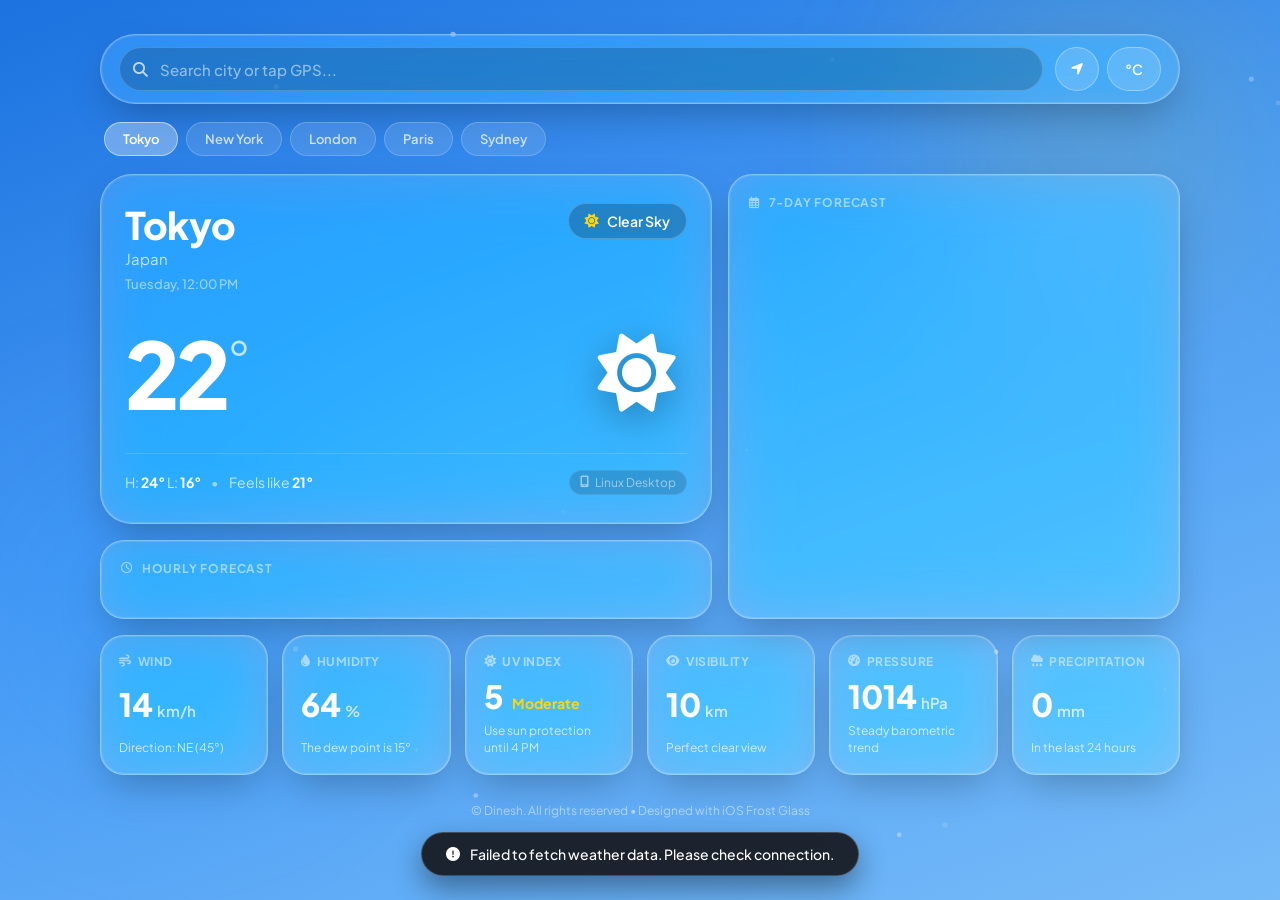
<file: aura-weather.html>
<!DOCTYPE html>
<html lang="en">
<head>
  <meta charset="UTF-8" />
  <meta name="viewport" content="width=device-width, initial-scale=1.0" />
  <title>AuraWeather | iOS Glass Experience</title>
  
  <!-- Font Awesome Icons & Google Fonts -->
  <link rel="stylesheet" href="https://cdnjs.cloudflare.com/ajax/libs/font-awesome/6.4.0/css/all.min.css" />
  <link rel="preconnect" href="https://fonts.googleapis.com" />
  <link rel="preconnect" href="https://fonts.gstatic.com" crossorigin />
  <link href="https://fonts.googleapis.com/css2?family=Plus+Jakarta+Sans:wght@300;400;500;600;700;800&display=swap" rel="stylesheet" />

  <!-- External Stylesheet -->
  <link rel="stylesheet" href="aura-weather.css" />
</head>
<body class="theme-day">

  <!-- Ambient Dynamic Sky Background -->
  <div class="sky-background" id="skyBg"></div>
  <canvas id="weatherCanvas"></canvas>
  <div class="ambient-glow glow-1"></div>
  <div class="ambient-glow glow-2"></div>

  <!-- Main Container -->
  <div class="app-wrapper">
    
    <!-- Top Bar: Search, Quick Cities & Geolocation -->
    <header class="glass-bar nav-bar">
      <div class="search-container">
        <i class="fa-solid fa-magnifying-glass search-icon"></i>
        <input type="text" id="cityInput" placeholder="Search city or tap GPS..." autocomplete="off" />
        <button id="clearSearchBtn" class="clear-btn" title="Clear search"><i class="fa-solid fa-xmark"></i></button>
        <div id="searchDropdown" class="search-dropdown hidden"></div>
      </div>

      <div class="action-buttons">
        <button id="gpsBtn" class="glass-btn icon-btn" title="Current Location">
          <i class="fa-solid fa-location-arrow"></i>
        </button>
        <button id="unitToggleBtn" class="glass-btn unit-btn" title="Toggle °C / °F">
          <span id="unitText">°C</span>
        </button>
      </div>
    </header>

    <!-- Popular Quick Pills -->
    <div class="quick-chips">
      <button class="chip active" data-city="Tokyo">Tokyo</button>
      <button class="chip" data-city="New York">New York</button>
      <button class="chip" data-city="London">London</button>
      <button class="chip" data-city="Paris">Paris</button>
      <button class="chip" data-city="Sydney">Sydney</button>
    </div>

    <!-- Main Content Layout -->
    <main class="weather-content" id="weatherContent">
      
      <!-- Primary Weather Card -->
      <section class="glass-card hero-card">
        <div class="hero-top">
          <div class="location-details">
            <h1 id="cityName">Tokyo</h1>
            <p id="countryName" class="country-sub">Japan</p>
            <span id="currentTime" class="time-badge">Tuesday, 12:00 PM</span>
          </div>
          <div class="condition-badge" id="conditionPill">
            <i class="fa-solid fa-sun" id="badgeIcon"></i>
            <span id="conditionSummary">Clear Sky</span>
          </div>
        </div>

        <div class="hero-center">
          <div class="temp-huge-wrapper">
            <span id="mainTemp" class="temp-huge">22</span>
            <span class="degree-mark">°</span>
          </div>
          <div class="hero-icon-box">
            <i class="fa-solid fa-sun weather-hero-icon" id="mainWeatherIcon"></i>
          </div>
        </div>

        <div class="hero-bottom">
          <div class="hl-temp">
            <span>H: <strong id="highTemp">24°</strong></span>
            <span>L: <strong id="lowTemp">16°</strong></span>
            <span class="divider">•</span>
            <span>Feels like <strong id="feelsLike">21°</strong></span>
          </div>
          <div class="device-badge" id="deviceBadge">
            <i class="fa-solid fa-mobile-screen"></i>
            <span id="deviceText">Adaptive Glass Mode</span>
          </div>
        </div>
      </section>

      <!-- Hourly Forecast Row -->
      <section class="glass-card hourly-card">
        <div class="card-header">
          <i class="fa-regular fa-clock"></i>
          <span>HOURLY FORECAST</span>
        </div>
        <div class="hourly-track" id="hourlyTrack">
          <!-- Populated by JS -->
        </div>
      </section>

      <!-- Secondary Info Grid -->
      <div class="metrics-grid">
        
        <!-- Wind -->
        <div class="glass-card metric-card">
          <div class="metric-head">
            <i class="fa-solid fa-wind"></i>
            <span>WIND</span>
          </div>
          <div class="metric-body">
            <span class="metric-val" id="windVal">14</span>
            <span class="metric-unit" id="windUnit">km/h</span>
          </div>
          <p class="metric-sub" id="windDirText">Direction: NE (45°)</p>
        </div>

        <!-- Humidity -->
        <div class="glass-card metric-card">
          <div class="metric-head">
            <i class="fa-solid fa-droplet"></i>
            <span>HUMIDITY</span>
          </div>
          <div class="metric-body">
            <span class="metric-val" id="humidityVal">64</span>
            <span class="metric-unit">%</span>
          </div>
          <p class="metric-sub" id="dewPointText">The dew point is 15°</p>
        </div>

        <!-- UV Index -->
        <div class="glass-card metric-card">
          <div class="metric-head">
            <i class="fa-solid fa-sun"></i>
            <span>UV INDEX</span>
          </div>
          <div class="metric-body">
            <span class="metric-val" id="uvVal">5</span>
            <span class="metric-level" id="uvLevel">Moderate</span>
          </div>
          <p class="metric-sub">Use sun protection until 4 PM</p>
        </div>

        <!-- Visibility -->
        <div class="glass-card metric-card">
          <div class="metric-head">
            <i class="fa-solid fa-eye"></i>
            <span>VISIBILITY</span>
          </div>
          <div class="metric-body">
            <span class="metric-val" id="visVal">10</span>
            <span class="metric-unit" id="visUnit">km</span>
          </div>
          <p class="metric-sub" id="visQuality">Perfect clear view</p>
        </div>

        <!-- Air Pressure -->
        <div class="glass-card metric-card">
          <div class="metric-head">
            <i class="fa-solid fa-gauge-high"></i>
            <span>PRESSURE</span>
          </div>
          <div class="metric-body">
            <span class="metric-val" id="pressureVal">1014</span>
            <span class="metric-unit">hPa</span>
          </div>
          <p class="metric-sub">Steady barometric trend</p>
        </div>

        <!-- Precipitation / Rain -->
        <div class="glass-card metric-card">
          <div class="metric-head">
            <i class="fa-solid fa-cloud-rain"></i>
            <span>PRECIPITATION</span>
          </div>
          <div class="metric-body">
            <span class="metric-val" id="precipVal">0</span>
            <span class="metric-unit">mm</span>
          </div>
          <p class="metric-sub">In the last 24 hours</p>
        </div>

      </div>

      <!-- 7-Day Weekly Forecast -->
      <section class="glass-card daily-card">
        <div class="card-header">
          <i class="fa-regular fa-calendar-days"></i>
          <span>7-DAY FORECAST</span>
        </div>
        <div class="daily-list" id="dailyList">
          <!-- Populated by JS -->
        </div>
      </section>

    </main>

    <!-- Error/Notice Toast -->
    <div id="toast" class="glass-toast hidden">
      <i class="fa-solid fa-circle-exclamation"></i>
      <span id="toastMsg">Location not found</span>
    </div>

    <!-- Footer -->
    <footer class="glass-footer">
      <p>&copy; Dinesh. All rights reserved • Designed with iOS Frost Glass</p>
    </footer>

  </div>

  <!-- External Script -->
  <script src="aura-weather.js"></script>
</body>
</html>
</file>
<file: aura-weather.css>
/* ==========================================================
   AuraWeather - iOS Glassmorphism Engine & Adaptive Responsive
   ========================================================== */

:root {
  --font-family: 'Plus Jakarta Sans', -apple-system, BlinkMacSystemFont, "Segoe UI", Roboto, sans-serif;
  --glass-bg: rgba(255, 255, 255, 0.16);
  --glass-border: rgba(255, 255, 255, 0.32);
  --glass-shadow: 0 16px 40px -10px rgba(0, 0, 0, 0.28), 0 0 1px 1px rgba(255, 255, 255, 0.15) inset;
  --glass-blur: blur(28px) saturate(180%);
  --text-pure: #ffffff;
  --text-dim: rgba(255, 255, 255, 0.72);
  --text-muted: rgba(255, 255, 255, 0.52);
  --accent-blue: #0a84ff;
  --accent-amber: #ffd60a;
  --pill-bg: rgba(0, 0, 0, 0.22);
  --trans-smooth: all 0.4s cubic-bezier(0.16, 1, 0.3, 1);
  --radius-xl: 32px;
  --radius-lg: 24px;
  --radius-md: 16px;
  --radius-sm: 10px;
}

/* Reset & Basics */
* {
  margin: 0;
  padding: 0;
  box-sizing: border-box;
  -webkit-tap-highlight-color: transparent;
  font-family: var(--font-family);
  user-select: none;
}

body {
  min-height: 100vh;
  color: var(--text-pure);
  background-color: #0c1527;
  overflow-x: hidden;
  position: relative;
  display: flex;
  justify-content: center;
  align-items: flex-start;
  padding: 16px 12px 40px;
}

/* Sky Atmospheric Color Palettes */
body.theme-day {
  background: linear-gradient(160deg, #1c72df 0%, #479bf5 45%, #76bbf8 100%);
}
body.theme-night {
  background: linear-gradient(165deg, #090e1f 0%, #111d38 50%, #1e2640 100%);
}
body.theme-sunset {
  background: linear-gradient(155deg, #2b1055 0%, #75225b 45%, #b94444 80%, #d87635 100%);
}
body.theme-rain {
  background: linear-gradient(165deg, #1f2937 0%, #374151 55%, #1e293b 100%);
}
body.theme-snow {
  background: linear-gradient(165deg, #334155 0%, #64748b 60%, #94a3b8 100%);
}

/* Interactive Canvas & Glow Orbs */
#weatherCanvas {
  position: fixed;
  top: 0;
  left: 0;
  width: 100vw;
  height: 100vh;
  pointer-events: none;
  z-index: 1;
}

.ambient-glow {
  position: fixed;
  width: 480px;
  height: 480px;
  border-radius: 50%;
  filter: blur(90px);
  opacity: 0.45;
  pointer-events: none;
  z-index: 0;
  animation: floatOrb 18s ease-in-out infinite alternate;
}

.glow-1 {
  background: radial-gradient(circle, rgba(255, 214, 10, 0.4), transparent 70%);
  top: -100px;
  right: -50px;
}

.glow-2 {
  background: radial-gradient(circle, rgba(10, 132, 255, 0.45), transparent 70%);
  bottom: 50px;
  left: -80px;
  animation-duration: 22s;
  animation-delay: -5s;
}

@keyframes floatOrb {
  0% { transform: translate(0, 0) scale(1); }
  50% { transform: translate(40px, 60px) scale(1.15); }
  100% { transform: translate(-30px, 30px) scale(0.9); }
}

/* App Wrapper */
.app-wrapper {
  position: relative;
  z-index: 2;
  width: 100%;
  max-width: 980px;
  display: flex;
  flex-direction: column;
  gap: 16px;
}

/* Apple Glass Universal Card */
.glass-card {
  background: var(--glass-bg);
  backdrop-filter: var(--glass-blur);
  -webkit-backdrop-filter: var(--glass-blur);
  border: 1px solid var(--glass-border);
  box-shadow: var(--glass-shadow);
  border-radius: var(--radius-lg);
  padding: 20px;
  transition: var(--trans-smooth);
}

.glass-card:hover {
  border-color: rgba(255, 255, 255, 0.45);
  box-shadow: 0 20px 48px -12px rgba(0, 0, 0, 0.35), 0 0 1px 1px rgba(255, 255, 255, 0.25) inset;
}

/* Header & Search Bar */
.nav-bar {
  display: flex;
  align-items: center;
  justify-content: space-between;
  gap: 12px;
  padding: 12px 18px;
  border-radius: 999px;
  background: rgba(255, 255, 255, 0.14);
  backdrop-filter: var(--glass-blur);
  -webkit-backdrop-filter: var(--glass-blur);
  border: 1px solid var(--glass-border);
  box-shadow: var(--glass-shadow);
  position: relative;
}

.search-container {
  flex: 1;
  position: relative;
  display: flex;
  align-items: center;
}

.search-icon {
  position: absolute;
  left: 14px;
  font-size: 15px;
  color: var(--text-dim);
  pointer-events: none;
}

.search-container input {
  width: 100%;
  height: 44px;
  border-radius: 999px;
  background: rgba(0, 0, 0, 0.18);
  border: 1px solid rgba(255, 255, 255, 0.18);
  padding: 0 42px 0 40px;
  color: var(--text-pure);
  font-size: 15px;
  font-weight: 500;
  outline: none;
  transition: var(--trans-smooth);
}

.search-container input:focus {
  background: rgba(0, 0, 0, 0.28);
  border-color: rgba(255, 255, 255, 0.5);
  box-shadow: 0 0 0 3px rgba(255, 255, 255, 0.18);
}

.search-container input::placeholder {
  color: var(--text-muted);
}

.clear-btn {
  position: absolute;
  right: 12px;
  background: transparent;
  border: none;
  color: var(--text-muted);
  cursor: pointer;
  display: none;
  font-size: 14px;
  padding: 4px;
}

.clear-btn:hover {
  color: var(--text-pure);
}

/* Action Buttons */
.action-buttons {
  display: flex;
  gap: 8px;
}

.glass-btn {
  height: 44px;
  border-radius: 999px;
  border: 1px solid var(--glass-border);
  background: rgba(255, 255, 255, 0.15);
  color: var(--text-pure);
  display: flex;
  align-items: center;
  justify-content: center;
  cursor: pointer;
  font-weight: 600;
  font-size: 14px;
  transition: var(--trans-smooth);
}

.glass-btn:hover {
  background: rgba(255, 255, 255, 0.3);
  transform: translateY(-1px);
}

.glass-btn:active {
  transform: scale(0.95);
}

.icon-btn {
  width: 44px;
}

.unit-btn {
  padding: 0 16px;
  min-width: 54px;
}

/* Search Dropdown */
.search-dropdown {
  position: absolute;
  top: 54px;
  left: 0;
  width: 100%;
  background: rgba(24, 29, 44, 0.88);
  backdrop-filter: blur(30px);
  -webkit-backdrop-filter: blur(30px);
  border: 1px solid rgba(255, 255, 255, 0.25);
  border-radius: var(--radius-md);
  box-shadow: 0 16px 36px rgba(0, 0, 0, 0.4);
  max-height: 240px;
  overflow-y: auto;
  z-index: 100;
}

.search-dropdown.hidden {
  display: none;
}

.dropdown-item {
  padding: 12px 18px;
  display: flex;
  justify-content: space-between;
  align-items: center;
  cursor: pointer;
  border-bottom: 1px solid rgba(255, 255, 255, 0.08);
  transition: background 0.2s;
  font-size: 14px;
}

.dropdown-item:last-child {
  border-bottom: none;
}

.dropdown-item:hover {
  background: rgba(255, 255, 255, 0.16);
}

.dropdown-item .country {
  color: var(--text-muted);
  font-size: 12px;
}

/* Quick Pills */
.quick-chips {
  display: flex;
  gap: 8px;
  overflow-x: auto;
  padding: 2px 4px;
  scrollbar-width: none;
}

.quick-chips::-webkit-scrollbar {
  display: none;
}

.chip {
  padding: 8px 18px;
  border-radius: 999px;
  background: rgba(255, 255, 255, 0.12);
  backdrop-filter: blur(16px);
  -webkit-backdrop-filter: blur(16px);
  border: 1px solid rgba(255, 255, 255, 0.2);
  color: var(--text-dim);
  font-size: 13px;
  font-weight: 600;
  cursor: pointer;
  white-space: nowrap;
  transition: var(--trans-smooth);
}

.chip:hover {
  background: rgba(255, 255, 255, 0.22);
  color: var(--text-pure);
}

.chip.active {
  background: rgba(255, 255, 255, 0.32);
  color: var(--text-pure);
  border-color: rgba(255, 255, 255, 0.5);
}

/* Layout Engine */
.weather-content {
  display: grid;
  grid-template-columns: 1fr;
  gap: 16px;
}

/* Primary Hero Card */
.hero-card {
  display: flex;
  flex-direction: column;
  gap: 20px;
  padding: 28px 24px;
  border-radius: var(--radius-xl);
}

.hero-top {
  display: flex;
  justify-content: space-between;
  align-items: flex-start;
}

.location-details h1 {
  font-size: 38px;
  font-weight: 800;
  letter-spacing: -0.5px;
  line-height: 1.15;
}

.country-sub {
  font-size: 15px;
  color: var(--text-dim);
  margin-top: 2px;
}

.time-badge {
  display: inline-block;
  margin-top: 8px;
  font-size: 13px;
  font-weight: 500;
  color: var(--text-muted);
}

.condition-badge {
  display: inline-flex;
  align-items: center;
  gap: 8px;
  padding: 8px 16px;
  background: var(--pill-bg);
  border-radius: 999px;
  border: 1px solid rgba(255, 255, 255, 0.2);
  font-size: 14px;
  font-weight: 600;
}

.condition-badge i {
  color: var(--accent-amber);
}

.hero-center {
  display: flex;
  justify-content: space-between;
  align-items: center;
  padding: 10px 0;
}

.temp-huge-wrapper {
  display: flex;
  align-items: flex-start;
  line-height: 1;
}

.temp-huge {
  font-size: 92px;
  font-weight: 800;
  letter-spacing: -4px;
}

.degree-mark {
  font-size: 52px;
  font-weight: 300;
  color: var(--text-dim);
  margin-top: 6px;
}

.hero-icon-box {
  width: 100px;
  height: 100px;
  display: flex;
  align-items: center;
  justify-content: center;
}

.weather-hero-icon {
  font-size: 78px;
  filter: drop-shadow(0 10px 18px rgba(0, 0, 0, 0.3));
  color: #fff;
  transition: transform 0.5s ease;
}

.weather-hero-icon:hover {
  transform: scale(1.08) rotate(4deg);
}

.hero-bottom {
  display: flex;
  justify-content: space-between;
  align-items: center;
  border-top: 1px solid rgba(255, 255, 255, 0.14);
  padding-top: 16px;
  font-size: 14px;
  color: var(--text-dim);
}

.hl-temp span strong {
  color: var(--text-pure);
  font-weight: 700;
}

.hl-temp .divider {
  margin: 0 8px;
  color: var(--text-muted);
}

.device-badge {
  display: inline-flex;
  align-items: center;
  gap: 6px;
  font-size: 12px;
  padding: 4px 10px;
  background: rgba(0, 0, 0, 0.16);
  border-radius: 999px;
  border: 1px solid rgba(255, 255, 255, 0.1);
  color: var(--text-muted);
}

/* Card Universal Header */
.card-header {
  display: flex;
  align-items: center;
  gap: 8px;
  font-size: 12px;
  font-weight: 700;
  letter-spacing: 0.8px;
  color: var(--text-muted);
  margin-bottom: 16px;
}

/* Hourly Forecast Track */
.hourly-track {
  display: flex;
  gap: 12px;
  overflow-x: auto;
  padding-bottom: 6px;
  scrollbar-width: thin;
  scrollbar-color: rgba(255, 255, 255, 0.25) transparent;
}

.hourly-track::-webkit-scrollbar {
  height: 4px;
}
.hourly-track::-webkit-scrollbar-thumb {
  background: rgba(255, 255, 255, 0.2);
  border-radius: 4px;
}

.hour-item {
  flex: 0 0 68px;
  display: flex;
  flex-direction: column;
  align-items: center;
  gap: 12px;
  padding: 14px 6px;
  border-radius: var(--radius-md);
  background: rgba(255, 255, 255, 0.08);
  border: 1px solid rgba(255, 255, 255, 0.12);
  transition: var(--trans-smooth);
}

.hour-item.active-hour {
  background: rgba(255, 255, 255, 0.26);
  border-color: rgba(255, 255, 255, 0.45);
}

.hour-item:hover {
  background: rgba(255, 255, 255, 0.2);
  transform: translateY(-2px);
}

.hour-time {
  font-size: 13px;
  font-weight: 600;
  color: var(--text-dim);
}

.hour-icon {
  font-size: 20px;
  height: 24px;
  display: flex;
  align-items: center;
}

.hour-temp {
  font-size: 15px;
  font-weight: 700;
}

/* Metrics Grid */
.metrics-grid {
  display: grid;
  grid-template-columns: repeat(2, 1fr);
  gap: 14px;
}

.metric-card {
  padding: 18px;
  display: flex;
  flex-direction: column;
  justify-content: space-between;
  min-height: 130px;
}

.metric-head {
  display: flex;
  align-items: center;
  gap: 6px;
  font-size: 12px;
  font-weight: 700;
  color: var(--text-muted);
  letter-spacing: 0.5px;
}

.metric-body {
  display: flex;
  align-items: baseline;
  gap: 4px;
  margin: 8px 0;
}

.metric-val {
  font-size: 32px;
  font-weight: 800;
  line-height: 1;
}

.metric-unit {
  font-size: 15px;
  font-weight: 600;
  color: var(--text-dim);
}

.metric-level {
  font-size: 14px;
  font-weight: 700;
  color: var(--accent-amber);
  margin-left: 4px;
}

.metric-sub {
  font-size: 12px;
  color: var(--text-dim);
  line-height: 1.35;
}

/* 7-Day Forecast */
.daily-list {
  display: flex;
  flex-direction: column;
  gap: 10px;
}

.daily-row {
  display: grid;
  grid-template-columns: 80px 36px 1fr 90px;
  align-items: center;
  gap: 12px;
  padding: 10px 14px;
  background: rgba(255, 255, 255, 0.06);
  border-radius: var(--radius-sm);
  border: 1px solid rgba(255, 255, 255, 0.08);
  transition: var(--trans-smooth);
}

.daily-row:hover {
  background: rgba(255, 255, 255, 0.15);
}

.day-name {
  font-size: 14px;
  font-weight: 600;
}

.day-icon {
  font-size: 18px;
  text-align: center;
}

/* iOS Mini Range Bar */
.range-bar-wrapper {
  position: relative;
  width: 100%;
  height: 6px;
  background: rgba(0, 0, 0, 0.25);
  border-radius: 999px;
  overflow: hidden;
}

.range-bar-fill {
  position: absolute;
  height: 100%;
  background: linear-gradient(90deg, #38bdf8, #facc15, #f97316);
  border-radius: 999px;
}

.day-hl-temp {
  display: flex;
  justify-content: flex-end;
  gap: 8px;
  font-size: 14px;
  font-weight: 600;
}

.day-low {
  color: var(--text-muted);
}

/* Toast Message */
.glass-toast {
  position: fixed;
  bottom: 24px;
  left: 50%;
  transform: translateX(-50%);
  background: rgba(20, 20, 25, 0.9);
  backdrop-filter: blur(20px);
  -webkit-backdrop-filter: blur(20px);
  border: 1px solid rgba(255, 255, 255, 0.2);
  color: #fff;
  padding: 12px 24px;
  border-radius: 999px;
  display: flex;
  align-items: center;
  gap: 10px;
  font-size: 14px;
  font-weight: 500;
  box-shadow: 0 12px 30px rgba(0, 0, 0, 0.4);
  z-index: 1000;
  transition: var(--trans-smooth);
}

.glass-toast.hidden {
  opacity: 0;
  pointer-events: none;
  transform: translate(-50%, 20px);
}

/* Footer */
.glass-footer {
  text-align: center;
  font-size: 12px;
  color: var(--text-muted);
  padding: 12px 0 20px;
}

/* ==========================================================
   Responsive Adaptations (iPhones, Android, iPads, Desktops)
   ========================================================== */

/* 1. Mobile Handheld (iPhones & Androids: < 640px) */
@media (max-width: 639px) {
  body {
    padding: 12px 8px 30px;
  }
  .app-wrapper {
    gap: 12px;
  }
  .location-details h1 {
    font-size: 28px;
  }
  .temp-huge {
    font-size: 72px;
  }
  .hero-icon-box {
    width: 70px;
    height: 70px;
  }
  .weather-hero-icon {
    font-size: 60px;
  }
  .metrics-grid {
    grid-template-columns: repeat(2, 1fr);
    gap: 10px;
  }
  .metric-card {
    padding: 14px;
    min-height: 110px;
  }
  .metric-val {
    font-size: 24px;
  }
  .daily-row {
    grid-template-columns: 65px 30px 1fr 75px;
    gap: 8px;
    padding: 8px 10px;
    font-size: 13px;
  }
  .hero-card {
    padding: 20px 18px;
  }
}

/* 2. Tablets & Foldables (iPads: 640px to 1024px) */
@media (min-width: 640px) and (max-width: 1024px) {
  .weather-content {
    grid-template-columns: 1fr;
  }
  .metrics-grid {
    grid-template-columns: repeat(3, 1fr);
    gap: 14px;
  }
  .hero-card {
    padding: 32px;
  }
  .temp-huge {
    font-size: 88px;
  }
}

/* 3. Desktops, Laptops & Linux Workstations (> 1024px) */
@media (min-width: 1025px) {
  .app-wrapper {
    max-width: 1080px;
    margin-top: 18px;
  }
  .weather-content {
    grid-template-columns: 1.15fr 0.85fr;
    grid-template-rows: auto auto;
    align-items: start;
  }
  .hero-card {
    grid-column: 1 / 2;
    grid-row: 1 / 2;
  }
  .hourly-card {
    grid-column: 1 / 2;
    grid-row: 2 / 3;
  }
  .daily-card {
    grid-column: 2 / 3;
    grid-row: 1 / 3;
    height: 100%;
  }
  .metrics-grid {
    grid-column: 1 / 3;
    grid-template-columns: repeat(6, 1fr);
  }
  .metric-card {
    min-height: 140px;
  }
}
</file>
